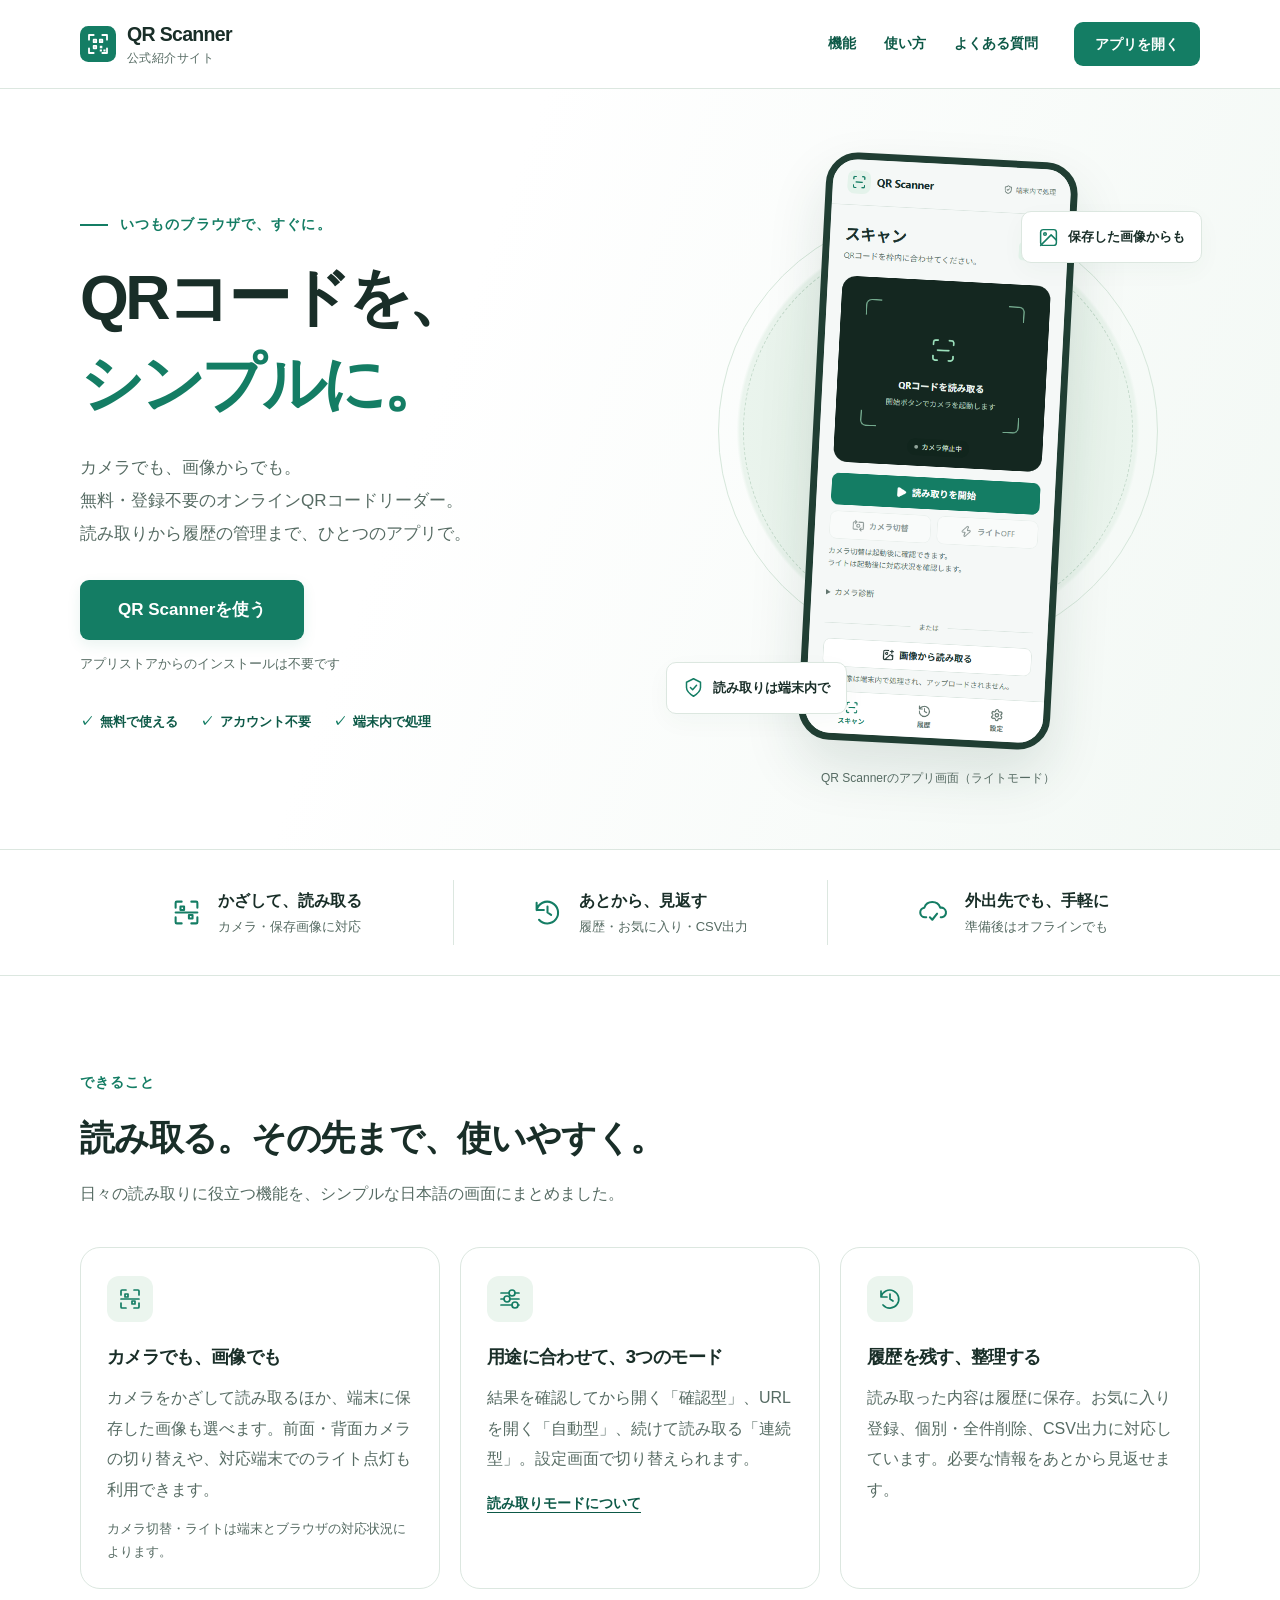
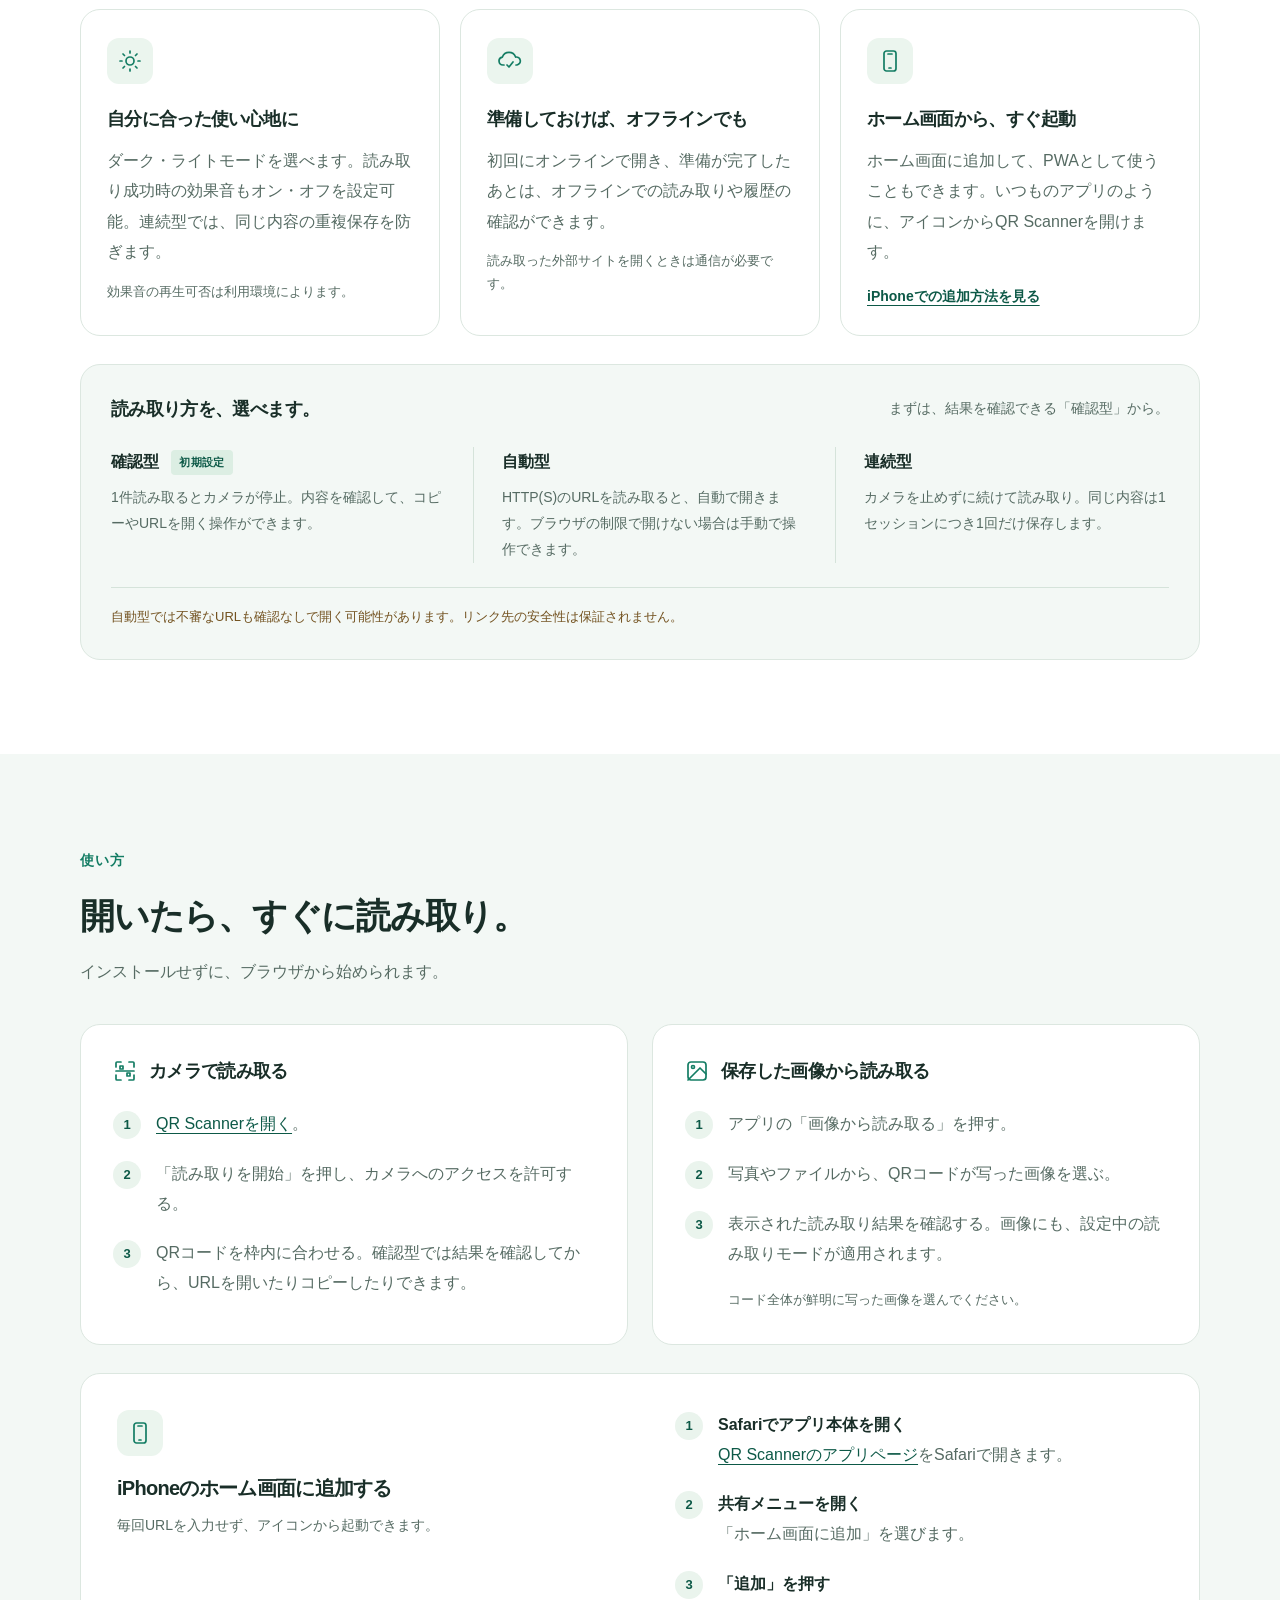
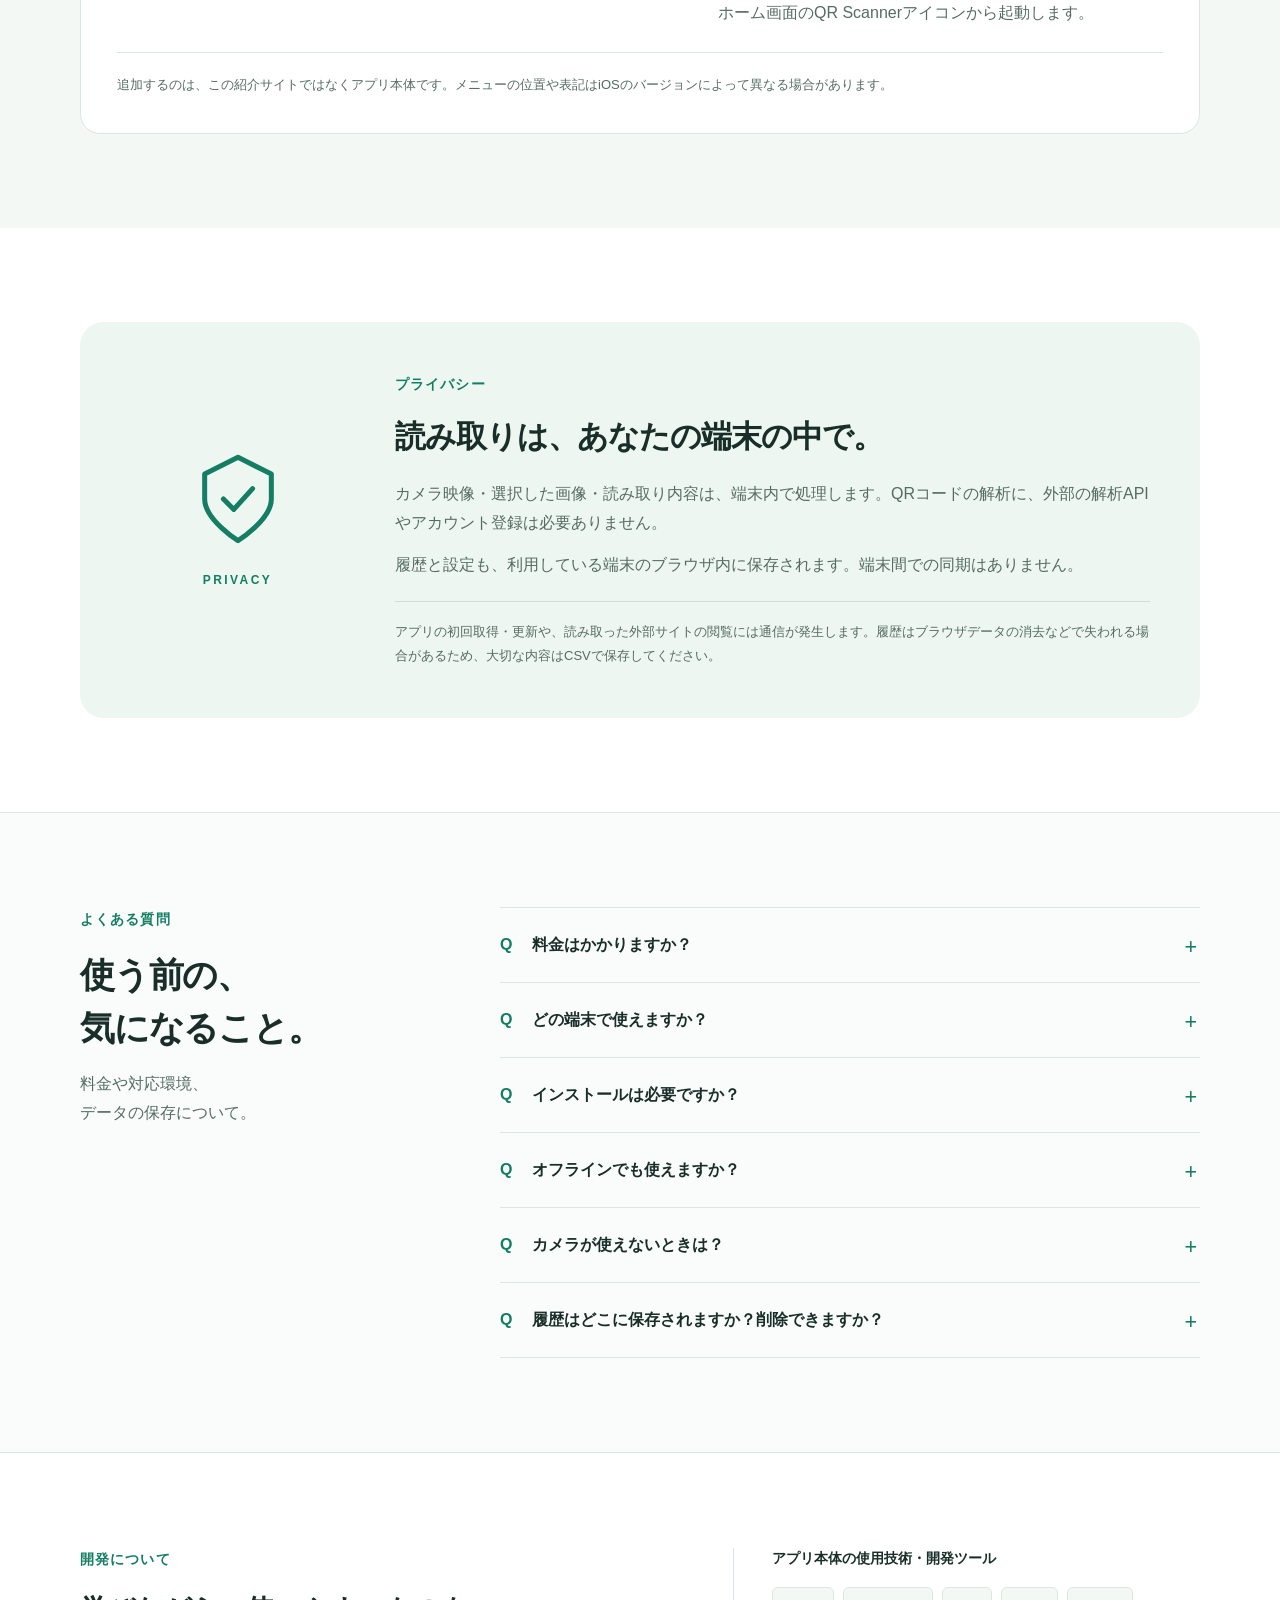
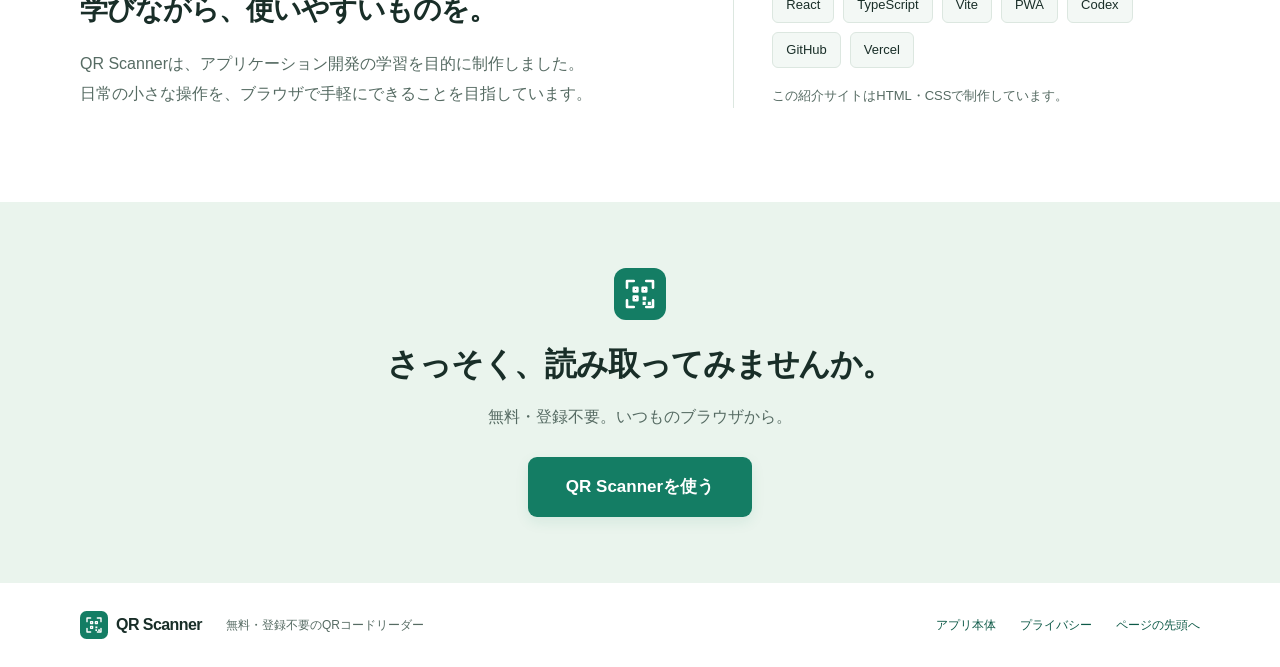
<file: index.html>
<!doctype html>
<html lang="ja">
<head>
  <meta charset="utf-8">
  <meta name="viewport" content="width=device-width, initial-scale=1">
  <title>QR Scanner｜無料・登録不要のオンラインQRコードリーダー</title>
  <meta name="description" content="QR Scannerは無料・登録不要のオンラインQRコードリーダー。カメラや保存画像から端末内で読み取り、履歴・お気に入り・CSV出力にも対応。使い方やオフライン利用、ホーム画面への追加方法をご紹介します。">
  <meta name="theme-color" content="#147d64">
  <meta name="robots" content="index, follow">
  <link rel="canonical" href="https://mondhi1120.github.io/qr-scanner-intro/">
  <meta property="og:type" content="website">
  <meta property="og:locale" content="ja_JP">
  <meta property="og:site_name" content="QR Scanner 公式紹介サイト">
  <meta property="og:title" content="QR Scanner｜無料・登録不要のオンラインQRコードリーダー">
  <meta property="og:description" content="カメラでも、画像からでも。端末内で読み取れるQR Scannerの機能と使い方をご紹介します。">
  <meta property="og:url" content="https://mondhi1120.github.io/qr-scanner-intro/">
  <meta property="og:image" content="https://mondhi1120.github.io/qr-scanner-intro/assets/og-image.png">
  <meta property="og:image:type" content="image/png">
  <meta property="og:image:width" content="1200">
  <meta property="og:image:height" content="630">
  <meta property="og:image:alt" content="QR Scanner。カメラでも、画像からでも。無料・登録不要のQRコードリーダー。">
  <meta name="twitter:card" content="summary_large_image">
  <link rel="icon" type="image/svg+xml" href="./assets/favicon.svg">
  <link rel="icon" type="image/png" sizes="32x32" href="./assets/favicon-32.png">
  <link rel="apple-touch-icon" sizes="180x180" href="./assets/apple-touch-icon.png">
  <link rel="stylesheet" href="./style.css">
  <script type="application/ld+json">
  {
    "@context": "https://schema.org",
    "@graph": [
      {
        "@type": "WebSite",
        "@id": "https://mondhi1120.github.io/qr-scanner-intro/#website",
        "name": "QR Scanner 公式紹介サイト",
        "url": "https://mondhi1120.github.io/qr-scanner-intro/",
        "inLanguage": "ja"
      },
      {
        "@type": "WebPage",
        "@id": "https://mondhi1120.github.io/qr-scanner-intro/#webpage",
        "url": "https://mondhi1120.github.io/qr-scanner-intro/",
        "name": "QR Scanner｜無料・登録不要のオンラインQRコードリーダー",
        "description": "QR Scannerの機能、使い方、プライバシー、よくある質問を紹介します。",
        "inLanguage": "ja",
        "isPartOf": { "@id": "https://mondhi1120.github.io/qr-scanner-intro/#website" },
        "about": { "@id": "https://qr-scanner-green-pi.vercel.app/#application" }
      },
      {
        "@type": "WebApplication",
        "@id": "https://qr-scanner-green-pi.vercel.app/#application",
        "name": "QR Scanner",
        "url": "https://qr-scanner-green-pi.vercel.app/",
        "description": "カメラや保存画像からQRコードを端末内で読み取る、無料・登録不要のオンラインQRコードリーダー。",
        "applicationCategory": "UtilitiesApplication",
        "operatingSystem": "Web",
        "inLanguage": "ja",
        "isAccessibleForFree": true,
        "browserRequirements": "JavaScriptが必要です。カメラ利用には対応ブラウザとカメラへのアクセス許可が必要です。",
        "offers": { "@type": "Offer", "price": "0", "priceCurrency": "JPY" }
      }
    ]
  }
  </script>
</head>
<body>
  <a class="skip-link" href="#main">本文へスキップ</a>
  <svg class="icon-definitions" xmlns="http://www.w3.org/2000/svg" aria-hidden="true" focusable="false">
  <symbol id="scan" viewBox="0 0 24 24"><path d="M8 3H4a1 1 0 0 0-1 1v4m13-5h4a1 1 0 0 1 1 1v4M3 16v4a1 1 0 0 0 1 1h4m13-5v4a1 1 0 0 1-1 1h-4M3 12h18"/><path d="M7 7h3v3H7zm7 7h3v3h-3z"/></symbol>
  <symbol id="image" viewBox="0 0 24 24"><rect x="3" y="3" width="18" height="18" rx="3"/><circle cx="8" cy="8" r="1.5"/><path d="m21 15-6-6L3 21"/></symbol>
  <symbol id="history" viewBox="0 0 24 24"><path d="M3 10a9 9 0 1 1 2 8M3 4v6h6m3-3v5l3 2"/></symbol>
  <symbol id="offline" viewBox="0 0 24 24"><path d="M6 16H5a4 4 0 0 1-.6-7.95 7 7 0 0 1 13.2 0A4 4 0 0 1 19 16h-1M9 16l2 2 4-5"/></symbol>
  <symbol id="sliders" viewBox="0 0 24 24"><path d="M3 6h8m6 0h4M3 12h3m6 0h9M3 18h11m6 0h1"/><circle cx="14" cy="6" r="3"/><circle cx="9" cy="12" r="3"/><circle cx="17" cy="18" r="3"/></symbol>
  <symbol id="sun" viewBox="0 0 24 24"><circle cx="12" cy="12" r="4"/><path d="M12 2v2m0 16v2M2 12h2m16 0h2M5 5l1.5 1.5m11 11L19 19M5 19l1.5-1.5m11-11L19 5"/></symbol>
  <symbol id="phone" viewBox="0 0 24 24"><rect x="6" y="2" width="12" height="20" rx="2.5"/><path d="M10 5h4m-3 14h2"/></symbol>
  <symbol id="shield" viewBox="0 0 24 24"><path d="m12 2 8 4v6c0 5-8 10-8 10S4 17 4 12V6z"/><path d="m8.5 12 2.5 2.5 4.5-5"/></symbol>
</svg>
  <header class="site-header">
    <div class="container header-inner">
      <a class="brand" href="#main" aria-label="QR Scanner 紹介サイトのトップ"><img src="./assets/favicon.svg" width="36" height="36" alt=""><span>QR Scanner<span class="brand-caption">公式紹介サイト</span></span></a>
      <nav aria-label="サイト内ナビゲーション"><a href="#features">機能</a><a href="#how-to">使い方</a><a href="#faq">よくある質問</a></nav>
      <a class="button button-small" href="https://qr-scanner-green-pi.vercel.app/">アプリを開く</a>
    </div>
  </header>
  <main id="main">
    <section class="hero" aria-labelledby="hero-title">
      <div class="container hero-grid">
        <div class="hero-copy">
          <p class="eyebrow"><span class="eyebrow-line"></span>いつものブラウザで、すぐに。</p>
          <h1 id="hero-title">QRコードを、<br><span>シンプルに。</span></h1>
          <p class="hero-description">カメラでも、画像からでも。<br>無料・登録不要のオンラインQRコードリーダー。<br class="desktop-break">読み取りから履歴の管理まで、ひとつのアプリで。</p>
          <a class="button button-primary" href="https://qr-scanner-green-pi.vercel.app/">QR Scannerを使う</a>
          <p class="cta-note">アプリストアからのインストールは不要です</p>
          <ul class="hero-points" aria-label="アプリの特徴"><li>無料で使える</li><li>アカウント不要</li><li>端末内で処理</li></ul>
        </div>
        <figure class="hero-visual">
          <div class="visual-orbit" aria-hidden="true"></div>
          <div class="visual-label label-top"><svg aria-hidden="true"><use href="#image"></use></svg>保存した画像からも</div>
          <div class="phone"><img class="app-screen" src="./assets/app-screen.png" width="390" height="940" alt="QR Scannerのスキャン画面。読み取り開始、カメラ切替、ライト、画像からの読み取りを選べます。" fetchpriority="high"></div>
          <div class="visual-label label-bottom"><svg aria-hidden="true"><use href="#shield"></use></svg>読み取りは端末内で</div>
          <figcaption>QR Scannerのアプリ画面（ライトモード）</figcaption>
        </figure>
      </div>
    </section>
    <section class="intro-strip" aria-label="基本機能"><div class="container intro-grid">
      <div><svg aria-hidden="true"><use href="#scan"></use></svg><p><strong>かざして、読み取る</strong><span>カメラ・保存画像に対応</span></p></div>
      <div><svg aria-hidden="true"><use href="#history"></use></svg><p><strong>あとから、見返す</strong><span>履歴・お気に入り・CSV出力</span></p></div>
      <div><svg aria-hidden="true"><use href="#offline"></use></svg><p><strong>外出先でも、手軽に</strong><span>準備後はオフラインでも</span></p></div>
    </div></section>
    <section class="section container" id="features" aria-labelledby="features-title">
      <div class="section-heading"><p class="eyebrow">できること</p><h2 id="features-title">読み取る。その先まで、使いやすく。</h2><p>日々の読み取りに役立つ機能を、シンプルな日本語の画面にまとめました。</p></div>
      <div class="feature-grid">
        <article class="feature-card"><span class="icon-tile"><svg aria-hidden="true"><use href="#scan"></use></svg></span><h3>カメラでも、画像でも</h3><p>カメラをかざして読み取るほか、端末に保存した画像も選べます。前面・背面カメラの切り替えや、対応端末でのライト点灯も利用できます。</p><p class="feature-note">カメラ切替・ライトは端末とブラウザの対応状況によります。</p></article>
        <article class="feature-card"><span class="icon-tile"><svg aria-hidden="true"><use href="#sliders"></use></svg></span><h3>用途に合わせて、3つのモード</h3><p>結果を確認してから開く「確認型」、URLを開く「自動型」、続けて読み取る「連続型」。設定画面で切り替えられます。</p><a class="text-link" href="#modes">読み取りモードについて</a></article>
        <article class="feature-card"><span class="icon-tile"><svg aria-hidden="true"><use href="#history"></use></svg></span><h3>履歴を残す、整理する</h3><p>読み取った内容は履歴に保存。お気に入り登録、個別・全件削除、CSV出力に対応しています。必要な情報をあとから見返せます。</p></article>
        <article class="feature-card"><span class="icon-tile"><svg aria-hidden="true"><use href="#sun"></use></svg></span><h3>自分に合った使い心地に</h3><p>ダーク・ライトモードを選べます。読み取り成功時の効果音もオン・オフを設定可能。連続型では、同じ内容の重複保存を防ぎます。</p><p class="feature-note">効果音の再生可否は利用環境によります。</p></article>
        <article class="feature-card"><span class="icon-tile"><svg aria-hidden="true"><use href="#offline"></use></svg></span><h3>準備しておけば、オフラインでも</h3><p>初回にオンラインで開き、準備が完了したあとは、オフラインでの読み取りや履歴の確認ができます。</p><p class="feature-note">読み取った外部サイトを開くときは通信が必要です。</p></article>
        <article class="feature-card"><span class="icon-tile"><svg aria-hidden="true"><use href="#phone"></use></svg></span><h3>ホーム画面から、すぐ起動</h3><p>ホーム画面に追加して、PWAとして使うこともできます。いつものアプリのように、アイコンからQR Scannerを開けます。</p><a class="text-link" href="#install">iPhoneでの追加方法を見る</a></article>
      </div>
      <div class="modes-panel" id="modes">
        <div class="modes-heading"><h3>読み取り方を、選べます。</h3><p>まずは、結果を確認できる「確認型」から。</p></div>
        <dl class="modes-grid">
          <div><dt>確認型 <span class="tag">初期設定</span></dt><dd>1件読み取るとカメラが停止。内容を確認して、コピーやURLを開く操作ができます。</dd></div>
          <div><dt>自動型</dt><dd>HTTP(S)のURLを読み取ると、自動で開きます。ブラウザの制限で開けない場合は手動で操作できます。</dd></div>
          <div><dt>連続型</dt><dd>カメラを止めずに続けて読み取り。同じ内容は1セッションにつき1回だけ保存します。</dd></div>
        </dl>
        <p class="mode-warning">自動型では不審なURLも確認なしで開く可能性があります。リンク先の安全性は保証されません。</p>
      </div>
    </section>
    <section class="section how-section" id="how-to" aria-labelledby="how-title"><div class="container">
      <div class="section-heading"><p class="eyebrow">使い方</p><h2 id="how-title">開いたら、すぐに読み取り。</h2><p>インストールせずに、ブラウザから始められます。</p></div>
      <div class="guide-grid">
        <article class="guide-card"><div class="guide-title"><svg aria-hidden="true"><use href="#scan"></use></svg><h3>カメラで読み取る</h3></div><ol class="steps"><li><span><a href="https://qr-scanner-green-pi.vercel.app/">QR Scannerを開く</a>。</span></li><li><span>「読み取りを開始」を押し、カメラへのアクセスを許可する。</span></li><li><span>QRコードを枠内に合わせる。確認型では結果を確認してから、URLを開いたりコピーしたりできます。</span></li></ol></article>
        <article class="guide-card"><div class="guide-title"><svg aria-hidden="true"><use href="#image"></use></svg><h3>保存した画像から読み取る</h3></div><ol class="steps"><li><span>アプリの「画像から読み取る」を押す。</span></li><li><span>写真やファイルから、QRコードが写った画像を選ぶ。</span></li><li><span>表示された読み取り結果を確認する。画像にも、設定中の読み取りモードが適用されます。</span></li></ol><p class="guide-note">コード全体が鮮明に写った画像を選んでください。</p></article>
      </div>
      <article class="install-guide" id="install"><div><span class="icon-tile"><svg aria-hidden="true"><use href="#phone"></use></svg></span><h3>iPhoneのホーム画面に追加する</h3><p>毎回URLを入力せず、アイコンから起動できます。</p></div><ol class="steps"><li><span><strong>Safariでアプリ本体を開く</strong><br><a href="https://qr-scanner-green-pi.vercel.app/">QR Scannerのアプリページ</a>をSafariで開きます。</span></li><li><span><strong>共有メニューを開く</strong><br>「ホーム画面に追加」を選びます。</span></li><li><span><strong>「追加」を押す</strong><br>ホーム画面のQR Scannerアイコンから起動します。</span></li></ol><p class="install-note">追加するのは、この紹介サイトではなくアプリ本体です。メニューの位置や表記はiOSのバージョンによって異なる場合があります。</p></article>
    </div></section>
    <section class="section container" id="privacy" aria-labelledby="privacy-title"><div class="privacy-panel"><div class="privacy-symbol"><svg aria-hidden="true"><use href="#shield"></use></svg><span>PRIVACY</span></div><div><p class="eyebrow">プライバシー</p><h2 id="privacy-title">読み取りは、あなたの端末の中で。</h2><p>カメラ映像・選択した画像・読み取り内容は、端末内で処理します。QRコードの解析に、外部の解析APIやアカウント登録は必要ありません。</p><p>履歴と設定も、利用している端末のブラウザ内に保存されます。端末間での同期はありません。</p><p class="privacy-note">アプリの初回取得・更新や、読み取った外部サイトの閲覧には通信が発生します。履歴はブラウザデータの消去などで失われる場合があるため、大切な内容はCSVで保存してください。</p></div></div></section>
    <section class="section faq-section" id="faq" aria-labelledby="faq-title"><div class="container faq-layout"><div class="section-heading"><p class="eyebrow">よくある質問</p><h2 id="faq-title">使う前の、<br>気になること。</h2><p>料金や対応環境、<br>データの保存について。</p></div><div class="faq-list">
      <details><summary>料金はかかりますか？</summary><div class="faq-answer"><p>QR Scannerは無料で利用できます。アカウント登録も不要です。アプリの取得・更新や外部サイトの閲覧にかかる通信料は、ご利用の通信契約に従います。</p></div></details>
      <details><summary>どの端末で使えますか？</summary><div class="faq-answer"><p>iPhone・Android・パソコンのブラウザでの利用を想定したWebアプリです。JavaScriptを有効にしてください。カメラには対応ブラウザとアクセス許可が必要です。</p><p>すべての端末・OS・ブラウザでの動作は保証していません。前面・背面カメラの切替、ライト、効果音、ホーム画面への追加は利用環境によって異なります。カメラが使えない場合は、画像からの読み取りもお試しください。</p></div></details>
      <details><summary>インストールは必要ですか？</summary><div class="faq-answer"><p>必要ありません。<a href="https://qr-scanner-green-pi.vercel.app/">アプリ本体</a>をブラウザで開けば使えます。対応ブラウザでは、ホーム画面に追加してPWAとして利用することもできます。iPhoneの場合は<a href="#install">Safariでの追加手順</a>をご覧ください。</p></div></details>
      <details><summary>オフラインでも使えますか？</summary><div class="faq-answer"><p>初回にオンラインでアプリを開き、「オフラインで使う準備ができました」と表示されたあとは、オフラインでカメラ・画像の読み取りや履歴の確認ができます。外部サイトを開くには通信が必要です。</p><p>ブラウザやOSがキャッシュを消去した場合は、再びオンラインで準備してください。</p></div></details>
      <details><summary>カメラが使えないときは？</summary><div class="faq-answer"><p>「読み取りを開始」を押したあと、カメラの利用を許可してください。拒否した場合は、ブラウザのサイト設定や端末の設定でカメラ権限を確認し、もう一度開始します。</p><p>別のアプリがカメラを使用している場合は終了してください。解決しない場合は、ブラウザの再起動や「画像から読み取る」をお試しください。</p></div></details>
      <details><summary>履歴はどこに保存されますか？削除できますか？</summary><div class="faq-answer"><p>履歴・お気に入り・設定は、利用中の端末のブラウザ内（localStorage）に保存されます。履歴画面から個別・全件削除ができます。アカウントやクラウドでの同期はありません。</p><p>ブラウザデータの消去や保存容量の制限などで、履歴が失われる場合があります。大切な履歴はCSV出力で手元に保存してください。</p></div></details>
    </div></div></section>
    <section class="section container about-section" id="about" aria-labelledby="about-title"><div><p class="eyebrow">開発について</p><h2 id="about-title">学びながら、使いやすいものを。</h2><p>QR Scannerは、アプリケーション開発の学習を目的に制作しました。<br class="desktop-break">日常の小さな操作を、ブラウザで手軽にできることを目指しています。</p></div><div class="tech-block"><h3>アプリ本体の使用技術・開発ツール</h3><ul class="tech-list"><li>React</li><li>TypeScript</li><li>Vite</li><li>PWA</li><li>Codex</li><li>GitHub</li><li>Vercel</li></ul><p>この紹介サイトはHTML・CSSで制作しています。</p></div></section>
    <section class="closing-section" aria-labelledby="closing-title"><div class="container"><img src="./assets/favicon.svg" width="52" height="52" alt="" loading="lazy"><h2 id="closing-title">さっそく、読み取ってみませんか。</h2><p>無料・登録不要。いつものブラウザから。</p><a class="button button-primary" href="https://qr-scanner-green-pi.vercel.app/">QR Scannerを使う</a></div></section>
  </main>
  <footer class="site-footer"><div class="container footer-inner"><a class="brand footer-brand" href="#main"><img src="./assets/favicon.svg" width="28" height="28" alt=""><span>QR Scanner</span></a><p>無料・登録不要のQRコードリーダー</p><a href="https://qr-scanner-green-pi.vercel.app/">アプリ本体</a><a href="#privacy">プライバシー</a><a href="#main">ページの先頭へ</a></div></footer>
</body>
</html>
</file>
<file: style.css>
:root {
  color-scheme: light;
  --green: #147d64;
  --green-dark: #0d5947;
  --ink: #192e28;
  --muted: #566b63;
  --soft: #f3f8f5;
  --line: #dce7e0;
  --white: #fff;
  --radius: 20px;
  font-family: -apple-system,BlinkMacSystemFont,"Segoe UI","Noto Sans JP","Hiragino Kaku Gothic ProN","Yu Gothic",Meiryo,sans-serif;
  font-size: 100%;
}
* {
  box-sizing: border-box;
}
html {
  scroll-behavior: smooth;
  scroll-padding-top: 110px;
}
body {
  margin: 0;
  color: var(--ink);
  background: var(--white);
  line-height: 1.85;
  overflow-wrap: anywhere;
}
a {
  color: var(--green-dark);
  text-underline-offset: 4px;
}
a:hover {
  color: var(--green);
}
img {
  display: block;
  max-width: 100%;
  height: auto;
}
svg {
  width: 24px;
  height: 24px;
  fill: none;
  stroke: currentColor;
  stroke-width: 1.7;
  stroke-linecap: round;
  stroke-linejoin: round;
  flex: none;
}
.icon-definitions {
  position: absolute;
  width: 0;
  height: 0;
  overflow: hidden;
  pointer-events: none;
}
h1,h2,h3,p,figure,dl,dd {
  margin: 0;
}
h1,h2,h3 {
  line-height: 1.5;
  letter-spacing: -.035em;
}
h2 {
  font-size: clamp(1.65rem,2.8vw,2.2rem);
  font-weight: 750;
}
h3 {
  font-size: 1.15rem;
  font-weight: 700;
}
ul {
  list-style: none;
  margin: 0;
  padding: 0;
}
:focus-visible {
  outline: 3px solid #b45813;
  outline-offset: 5px;
  border-radius: 4px;
}
[id] {
  scroll-margin-top: 16px;
}
.container {
  width: min(1120px,calc(100% - 64px));
  margin-inline: auto;
}
.skip-link {
  position: absolute;
  top: 8px;
  left: 16px;
  padding: 10px 20px;
  background: white;
  z-index: 20;
  transform: translateY(-150%);
}
.skip-link:focus {
  transform: translateY(0);
}
.site-header {
  position: sticky;
  top: 0;
  z-index: 10;
  background: rgba(255,255,255,.97);
  border-bottom: 1px solid var(--line);
}
.header-inner {
  min-height: 88px;
  display: flex;
  align-items: center;
  gap: 36px;
}
.brand {
  display: inline-flex;
  align-items: center;
  gap: 11px;
  text-decoration: none;
  color: var(--ink);
  font-size: 1.22rem;
  font-weight: 750;
  letter-spacing: -.035em;
  line-height: 1.3;
  flex: none;
}
.brand-caption {
  display: block;
  font-size: .75rem;
  font-weight: 500;
  letter-spacing: .04em;
  color: var(--muted);
  margin-top: 4px;
}
nav {
  display: flex;
  gap: 28px;
  margin-left: auto;
}
nav a {
  font-size: .875rem;
  text-decoration: none;
  font-weight: 600;
  white-space: nowrap;
}
.button {
  display: inline-flex;
  justify-content: center;
  align-items: center;
  min-height: 48px;
  padding: 10px 24px;
  border-radius: 9px;
  background: var(--green);
  color: white;
  text-decoration: none;
  font-weight: 700;
  line-height: 1.6;
  transition: background .18s,box-shadow .18s,transform .18s;
}
.button:hover {
  background: var(--green-dark);
  color: white;
  box-shadow: 0 5px 14px #147d6420;
  transform: translateY(-1px);
}
.button-small {
  font-size: .875rem;
  min-height: 44px;
  padding: 10px 21px;
}
.button-primary {
  min-height: 60px;
  padding: 16px 38px;
  font-size: 1.0625rem;
  box-shadow: 0 5px 14px #147d6418;
}
.hero {
  position: relative;
  background: linear-gradient(110deg,#fff 35%,#f2f8f4 100%);
  overflow: hidden;
}
.hero-grid {
  display: grid;
  grid-template-columns: minmax(0, 1.08fr) minmax(0, 1fr);
  align-items: center;
  gap: 30px;
  min-height: 700px;
  padding-block: 52px 44px;
}
.eyebrow {
  color: var(--green);
  font-size: .875rem;
  font-weight: 700;
  letter-spacing: .08em;
  margin-bottom: 16px;
}
.eyebrow-line {
  display: inline-block;
  width: 28px;
  height: 2px;
  background: var(--green);
  vertical-align: middle;
  margin-right: 12px;
}
h1 {
  font-size: clamp(2.8rem,4.9vw,4rem);
  font-weight: 800;
  line-height: 1.38;
  letter-spacing: -.055em;
}
h1 span {
  color: var(--green);
}
.hero-description {
  font-size: 1.0625rem;
  color: var(--muted);
  margin: 24px 0 30px;
  line-height: 1.95;
}
.cta-note {
  font-size: .8125rem;
  color: var(--muted);
  margin-top: 12px;
}
.hero-points {
  display: flex;
  flex-wrap: wrap;
  gap: 12px 22px;
  margin-top: 34px;
  font-size: .8125rem;
  font-weight: 600;
  color: var(--green-dark);
}
.hero-points li::before {
  content: "✓";
  margin-right: 7px;
  color: var(--green);
  font-weight: 800;
}
.hero-visual {
  position: relative;
  display: flex;
  justify-content: center;
  align-items: center;
  flex-direction: column;
  min-width: 0;
  padding-block: 16px;
}
.visual-orbit {
  position: absolute;
  width: 440px;
  max-width: 112%;
  aspect-ratio: 1;
  border-radius: 50%;
  border: 1px solid #d6e7db;
  background: radial-gradient(circle,#e2f0e5 0,#eaf4ed 64%,transparent 65%);
  top: 70px;
}
.visual-orbit::after {
  content: "";
  position: absolute;
  inset: 24px;
  border: 1px dashed #c4dacb;
  border-radius: 50%;
}
.phone {
  position: relative;
  width: 252px;
  border: 7px solid #203e33;
  border-radius: 32px;
  overflow: hidden;
  background: #f5f8f7;
  box-shadow: 0 26px 55px #183f3120;
  transform: rotate(3deg);
}
.app-screen {
  width: 100%;
  height: auto;
}
.visual-label {
  position: absolute;
  z-index: 2;
  display: flex;
  align-items: center;
  gap: 9px;
  background: white;
  border: 1px solid var(--line);
  border-radius: 10px;
  padding: 13px 16px;
  box-shadow: 0 8px 24px #25482f09;
  font-size: .8125rem;
  font-weight: 650;
  white-space: nowrap;
}
.visual-label svg {
  width: 21px;
  height: 21px;
  color: var(--green);
}
.label-top {
  top: 70px;
  right: -2px;
}
.label-bottom {
  bottom: 91px;
  left: -10px;
}
figcaption {
  position: relative;
  margin-top: 22px;
  font-size: .75rem;
  color: var(--muted);
}
.intro-strip {
  border-block: 1px solid var(--line);
  background: #fff;
}
.intro-grid {
  display: grid;
  grid-template-columns: repeat(3,1fr);
  padding-block: 30px;
}
.intro-grid>div {
  display: flex;
  align-items: center;
  justify-content: center;
  gap: 17px;
  padding: 6px 20px;
}
.intro-grid>div+div {
  border-left: 1px solid var(--line);
}
.intro-grid svg {
  color: var(--green);
  width: 29px;
  height: 29px;
}
.intro-grid strong {
  display: block;
  font-size: 1rem;
}
.intro-grid p span {
  display: block;
  font-size: .8125rem;
  color: var(--muted);
}
.section {
  padding-block: 94px;
}
.section-heading {
  margin-bottom: 38px;
}
.section-heading p:last-child {
  color: var(--muted);
  margin-top: 14px;
}
.section-heading .eyebrow {
  margin-top: 0;
}
.feature-grid {
  display: grid;
  grid-template-columns: repeat(3,minmax(0,1fr));
  gap: 20px;
}
.feature-card {
  border: 1px solid var(--line);
  border-radius: var(--radius);
  padding: 28px 26px 25px;
  background: white;
}
.icon-tile {
  display: inline-flex;
  align-items: center;
  justify-content: center;
  width: 46px;
  height: 46px;
  border-radius: 12px;
  background: #ebf5ee;
  color: var(--green);
  margin-bottom: 21px;
}
.feature-card h3 {
  margin-bottom: 13px;
}
.feature-card p {
  font-size: 1rem;
  color: var(--muted);
  line-height: 1.9;
}
.feature-card .feature-note {
  margin-top: 13px;
  font-size: .8125rem;
  line-height: 1.75;
}
.text-link {
  display: inline-block;
  margin-top: 16px;
  font-size: .875rem;
  font-weight: 600;
}
.modes-panel {
  background: var(--soft);
  border: 1px solid var(--line);
  border-radius: var(--radius);
  padding: 30px;
  margin-top: 28px;
}
.modes-heading {
  display: flex;
  align-items: center;
  justify-content: space-between;
  gap: 12px;
}
.modes-heading p {
  font-size: .875rem;
  color: var(--muted);
}
.modes-grid {
  display: grid;
  grid-template-columns: repeat(3,minmax(0,1fr));
  gap: 28px;
  margin-top: 24px;
}
.modes-grid>div+div {
  border-left: 1px solid #d5e3da;
  padding-left: 28px;
}
dt {
  font-weight: 700;
  margin-bottom: 9px;
}
dd {
  font-size: .875rem;
  color: var(--muted);
}
.tag {
  display: inline-block;
  margin-left: 8px;
  font-size: .6875rem;
  letter-spacing: .03em;
  color: var(--green-dark);
  background: #dceee3;
  padding: 2px 8px;
  border-radius: 4px;
  vertical-align: middle;
}
.mode-warning {
  margin-top: 24px;
  border-top: 1px solid #d5e3da;
  padding-top: 17px;
  font-size: .8125rem;
  color: #735220;
}
.how-section {
  background: var(--soft);
}
.guide-grid {
  display: grid;
  grid-template-columns: repeat(2,minmax(0,1fr));
  gap: 24px;
}
.guide-card {
  background: white;
  border: 1px solid var(--line);
  border-radius: var(--radius);
  padding: 32px;
}
.guide-title {
  display: flex;
  gap: 12px;
  align-items: center;
  margin-bottom: 24px;
}
.guide-title svg {
  color: var(--green);
}
.steps {
  counter-reset: step;
  list-style: none;
  padding: 0;
  margin: 0;
}
.steps li {
  counter-increment: step;
  display: flex;
  align-items: flex-start;
  gap: 15px;
  font-size: 1rem;
  color: var(--muted);
}
.steps li+li {
  margin-top: 20px;
}
.steps li::before {
  content: counter(step);
  display: flex;
  align-items: center;
  justify-content: center;
  flex: none;
  width: 28px;
  height: 28px;
  background: #eaf4ed;
  border-radius: 50%;
  color: var(--green-dark);
  font-size: .8125rem;
  font-weight: 700;
  margin-top: 2px;
}
.steps li>span {
  flex: 1;
  min-width: 0;
}
.guide-note {
  font-size: .8125rem;
  color: var(--muted);
  margin: 20px 0 0 43px;
}
.install-guide {
  display: grid;
  grid-template-columns: 1fr 1fr;
  column-gap: 70px;
  row-gap: 24px;
  margin-top: 28px;
  padding: 36px;
  border: 1px solid var(--line);
  background: white;
  border-radius: var(--radius);
}
.install-guide .icon-tile {
  margin-bottom: 17px;
}
.install-guide h3 {
  font-size: 1.25rem;
  margin-bottom: 10px;
}
.install-guide p {
  font-size: .875rem;
  color: var(--muted);
}
.steps strong {
  color: var(--ink);
  font-weight: 600;
}
.install-guide .install-note {
  grid-column: 1/-1;
  padding-top: 20px;
  border-top: 1px solid var(--line);
  font-size: .8125rem;
}
.privacy-panel {
  display: grid;
  grid-template-columns: 215px 1fr;
  gap: 50px;
  align-items: center;
  padding: 50px;
  background: #edf6f0;
  border-radius: 24px;
}
.privacy-symbol {
  display: flex;
  align-items: center;
  flex-direction: column;
  gap: 20px;
  color: var(--green);
}
.privacy-symbol svg {
  width: 100px;
  height: 100px;
  stroke-width: 1.2;
}
.privacy-symbol span {
  font-size: .75rem;
  letter-spacing: .2em;
  font-weight: 700;
}
.privacy-panel h2 {
  font-size: clamp(1.5rem,2.5vw,1.95rem);
  margin-bottom: 18px;
}
.privacy-panel p:not(.eyebrow) {
  font-size: 1rem;
  color: var(--muted);
  margin-top: 12px;
}
.privacy-panel .privacy-note {
  font-size: .8125rem!important;
  padding-top: 18px;
  border-top: 1px solid #cfdfd4;
  margin-top: 22px!important;
}
.faq-section {
  background: #fafcfb;
  border-block: 1px solid var(--line);
}
.faq-layout {
  display: grid;
  grid-template-columns: 1fr 2fr;
  gap: 70px;
}
.faq-layout .section-heading {
  margin-bottom: 0;
}
.faq-list {
  border-top: 1px solid var(--line);
}
details {
  border-bottom: 1px solid var(--line);
}
summary {
  position: relative;
  cursor: pointer;
  padding: 23px 36px 23px 32px;
  list-style: none;
  font-size: 1rem;
  font-weight: 600;
  line-height: 1.75;
}
summary::-webkit-details-marker {
  display: none;
}
summary::before {
  content: "Q";
  position: absolute;
  left: 0;
  top: 23px;
  font-size: 1rem;
  color: var(--green);
  font-weight: 750;
}
summary::after {
  content: "+";
  position: absolute;
  right: 3px;
  top: 20px;
  font-size: 1.35rem;
  font-weight: 400;
  color: var(--green);
}
details[open] summary::after {
  content: "−";
}
summary:hover {
  color: var(--green-dark);
}
.faq-answer {
  padding: 0 32px 24px;
  font-size: 1rem;
  color: var(--muted);
}
.faq-answer p+p {
  margin-top: 12px;
}
.about-section {
  display: grid;
  grid-template-columns: 1.25fr 1fr;
  gap: 70px;
  align-items: center;
}
.about-section h2 {
  font-size: 1.75rem;
  margin-bottom: 18px;
}
.about-section p:not(.eyebrow) {
  color: var(--muted);
  font-size: 1rem;
}
.tech-block {
  border-left: 1px solid var(--line);
  padding-left: 38px;
}
.tech-block h3 {
  font-size: .875rem;
  letter-spacing: 0;
  margin-bottom: 18px;
}
.tech-list {
  display: flex;
  gap: 9px;
  flex-wrap: wrap;
  margin-bottom: 16px;
}
.tech-list li {
  font-size: .8125rem;
  padding: 5px 13px;
  background: var(--soft);
  border: 1px solid var(--line);
  border-radius: 6px;
}
.tech-block p {
  font-size: .8125rem!important;
}
.closing-section {
  padding-block: 66px;
  background: #eaf4ed;
  text-align: center;
}
.closing-section img {
  margin: 0 auto 20px;
}
.closing-section h2 {
  font-size: clamp(1.5rem,2.6vw,2rem);
}
.closing-section p {
  margin: 14px 0 25px;
  color: var(--muted);
}
.site-footer {
  padding-block: 28px;
}
.footer-inner {
  display: flex;
  align-items: center;
  gap: 24px;
  flex-wrap: wrap;
}
.footer-brand {
  font-size: 1rem;
  gap: 8px;
}
.footer-inner p {
  color: var(--muted);
  font-size: .75rem;
  margin-right: auto;
}
.footer-inner>a:not(.brand) {
  font-size: .75rem;
  text-decoration: none;
}
@media(min-width:1440px) {
  .hero-grid {
    min-height: 735px;
  }
  .hero-visual {
    margin-left: 30px;
  }
}
@media(max-width:1000px) {
  .header-inner {
    gap: 22px;
  }
  nav {
    gap: 20px;
  }
  .hero-grid {
    gap: 10px;
  }
  .label-top {
    right: -5px;
  }
  .label-bottom {
    left: -5px;
  }
  .visual-label {
    padding: 11px;
    font-size: .75rem;
  }
  .phone {
    width: 233px;
  }
  .hero-description {
    font-size: 1rem;
  }
  .intro-grid>div {
    padding-inline: 12px;
    gap: 12px;
  }
  .intro-grid strong {
    font-size: .875rem;
  }
  .intro-grid p span {
    font-size: .75rem;
  }
  .feature-card {
    padding: 24px 21px;
  }
  .feature-card h3 {
    font-size: 1.0625rem;
  }
  .privacy-panel {
    padding: 36px;
    grid-template-columns: 150px 1fr;
    gap: 30px;
  }
  .faq-layout {
    gap: 35px;
  }
  .about-section {
    gap: 35px;
  }
  .about-section h2 {
    font-size: 1.5rem;
  }
  .install-guide {
    column-gap: 35px;
  }
  .footer-inner {
    gap: 18px;
  }
}
@media(max-width:760px) {
  html {
    scroll-padding-top: 128px;
  }
  .container {
    width: calc(100% - 40px);
  }
  .header-inner {
    min-height: 76px;
    flex-wrap: wrap;
    gap: 0;
    padding-block: 14px 0;
    justify-content: space-between;
  }
  .brand {
    font-size: 1.125rem;
  }
  .brand img {
    width: 32px;
    height: 32px;
  }
  .brand-caption {
    font-size: .6875rem;
  }
  .header-inner>.button {
    font-size: .8125rem;
    min-height: 42px;
    padding: 9px 16px;
  }
  nav {
    order: 3;
    width: 100%;
    margin: 12px 0 0;
    justify-content: center;
    gap: 34px;
    border-top: 1px solid #edf2ee;
    padding-block: 9px;
  }
  nav a {
    font-size: .8125rem;
  }
  .hero-grid {
    grid-template-columns: minmax(0, 1fr);
    padding-block: 46px 30px;
    gap: 18px;
    min-height: 0;
  }
  .hero-copy {
    text-align: center;
  }
  .hero .eyebrow {
    font-size: .8125rem;
    margin-bottom: 18px;
  }
  h1 {
    font-size: clamp(2.65rem,8vw,3.7rem);
  }
  .hero-description {
    font-size: 1rem;
    margin: 22px 0 26px;
  }
  .hero-points {
    justify-content: center;
    margin-top: 24px;
    gap: 12px 20px;
    font-size: .75rem;
  }
  .hero-visual {
    width: 360px;
    max-width: 100%;
    margin-inline: auto;
    padding-top: 18px;
  }
  .phone {
    width: 216px;
    border-width: 6px;
    border-radius: 28px;
    transform: rotate(2deg);
  }
  .visual-orbit {
    top: 50px;
    width: 345px;
    max-width: 100%;
  }
  .visual-label {
    font-size: .6875rem;
    padding: 10px;
    gap: 6px;
  }
  .visual-label svg {
    width: 18px;
    height: 18px;
  }
  .label-top {
    top: 68px;
    right: 0;
  }
  .label-bottom {
    bottom: 92px;
    left: 0;
  }
  figcaption {
    font-size: .6875rem;
    margin-top: 20px;
  }
  .intro-grid {
    grid-template-columns: 1fr;
    padding-block: 14px;
  }
  .intro-grid>div {
    justify-content: flex-start;
    gap: 18px;
    padding: 16px 12px;
  }
  .intro-grid>div+div {
    border-left: 0;
    border-top: 1px solid var(--line);
  }
  .intro-grid>div p {
    display: flex;
    align-items: center;
    gap: 18px;
    flex-wrap: wrap;
  }
  .intro-grid strong {
    font-size: .875rem;
  }
  .intro-grid p span {
    font-size: .75rem;
  }
  .intro-grid svg {
    width: 25px;
    height: 25px;
  }
  .section {
    padding-block: 62px;
  }
  .section-heading {
    margin-bottom: 28px;
  }
  .section-heading .eyebrow {
    margin-bottom: 12px;
  }
  .section-heading p:last-child {
    font-size: 1rem;
  }
  .feature-grid {
    grid-template-columns: repeat(2,minmax(0,1fr));
    gap: 14px;
  }
  .feature-card {
    padding: 24px 20px;
  }
  .modes-panel {
    padding: 25px;
    margin-top: 22px;
  }
  .modes-heading {
    display: block;
  }
  .modes-heading p {
    margin-top: 8px;
  }
  .modes-grid {
    grid-template-columns: 1fr;
    gap: 20px;
  }
  .modes-grid>div+div {
    border-left: 0;
    border-top: 1px solid #d5e3da;
    padding: 20px 0 0;
  }
  .modes-grid dt {
    margin-bottom: 7px;
  }
  .guide-grid {
    grid-template-columns: 1fr;
    gap: 18px;
  }
  .guide-card {
    padding: 28px 24px;
  }
  .install-guide {
    grid-template-columns: 1fr;
    padding: 28px 24px;
    gap: 25px;
  }
  .install-guide .install-note {
    grid-column: auto;
  }
  .privacy-panel {
    grid-template-columns: 1fr;
    padding: 32px 26px;
    gap: 26px;
  }
  .privacy-symbol {
    align-items: flex-start;
    gap: 0;
  }
  .privacy-symbol svg {
    width: 60px;
    height: 60px;
  }
  .privacy-symbol span {
    display: none;
  }
  .privacy-panel .eyebrow {
    margin-bottom: 10px;
  }
  .privacy-panel h2 {
    font-size: 1.5rem;
  }
  .faq-layout {
    grid-template-columns: 1fr;
    gap: 30px;
  }
  .faq-layout h2 br,.faq-layout .section-heading>p:last-child br {
    display: none;
  }
  .faq-layout h2 {
    font-size: 1.65rem;
  }
  .about-section {
    grid-template-columns: 1fr;
    gap: 30px;
  }
  .tech-block {
    padding: 25px 0 0;
    border-left: 0;
    border-top: 1px solid var(--line);
  }
  .closing-section {
    padding-block: 50px;
  }
  .closing-section h2 {
    font-size: 1.5rem;
  }
  .closing-section p {
    font-size: 1rem;
  }
  .footer-inner {
    gap: 16px 22px;
  }
  .footer-inner p {
    width: calc(100% - 160px);
    font-size: .6875rem;
  }
  .footer-inner>a:not(.brand) {
    font-size: .75rem;
  }
}
@media(max-width:480px) {
  .feature-grid {
    grid-template-columns: 1fr;
  }
  .feature-card {
    padding: 25px;
  }
  .icon-tile {
    margin-bottom: 17px;
  }
  .feature-card h3 {
    font-size: 1.125rem;
  }
  .intro-grid>div p {
    gap: 0;
    display: block;
  }
  .intro-grid p span {
    margin-top: 2px;
  }
  .hero-description br.desktop-break {
    display: none;
  }
  .hero-description {
    max-width: 320px;
    margin-inline: auto;
  }
  .hero-points {
    gap: 12px;
    font-size: .6875rem;
  }
  .hero-points li::before {
    margin-right: 4px;
  }
  .footer-inner p {
    width: 100%;
    order: 2;
  }
  .footer-inner {
    gap: 18px;
  }
  .footer-brand {
    width: 100%;
    margin-bottom: 0;
  }
  .footer-inner>a:not(.brand) {
    font-size: .75rem;
  }
  .button-primary {
    width: 100%;
    max-width: 320px;
    padding-inline: 22px;
  }
  .cta-note {
    font-size: .75rem;
  }
  .closing-section h2 {
    font-size: 1.35rem;
  }
  .desktop-break {
    display: none;
  }
}
@media(prefers-reduced-motion:reduce) {
  html {
    scroll-behavior: auto;
  }
  .button {
    transition: none;
  }
  .button:hover {
    transform: none;
  }
}
</file>
